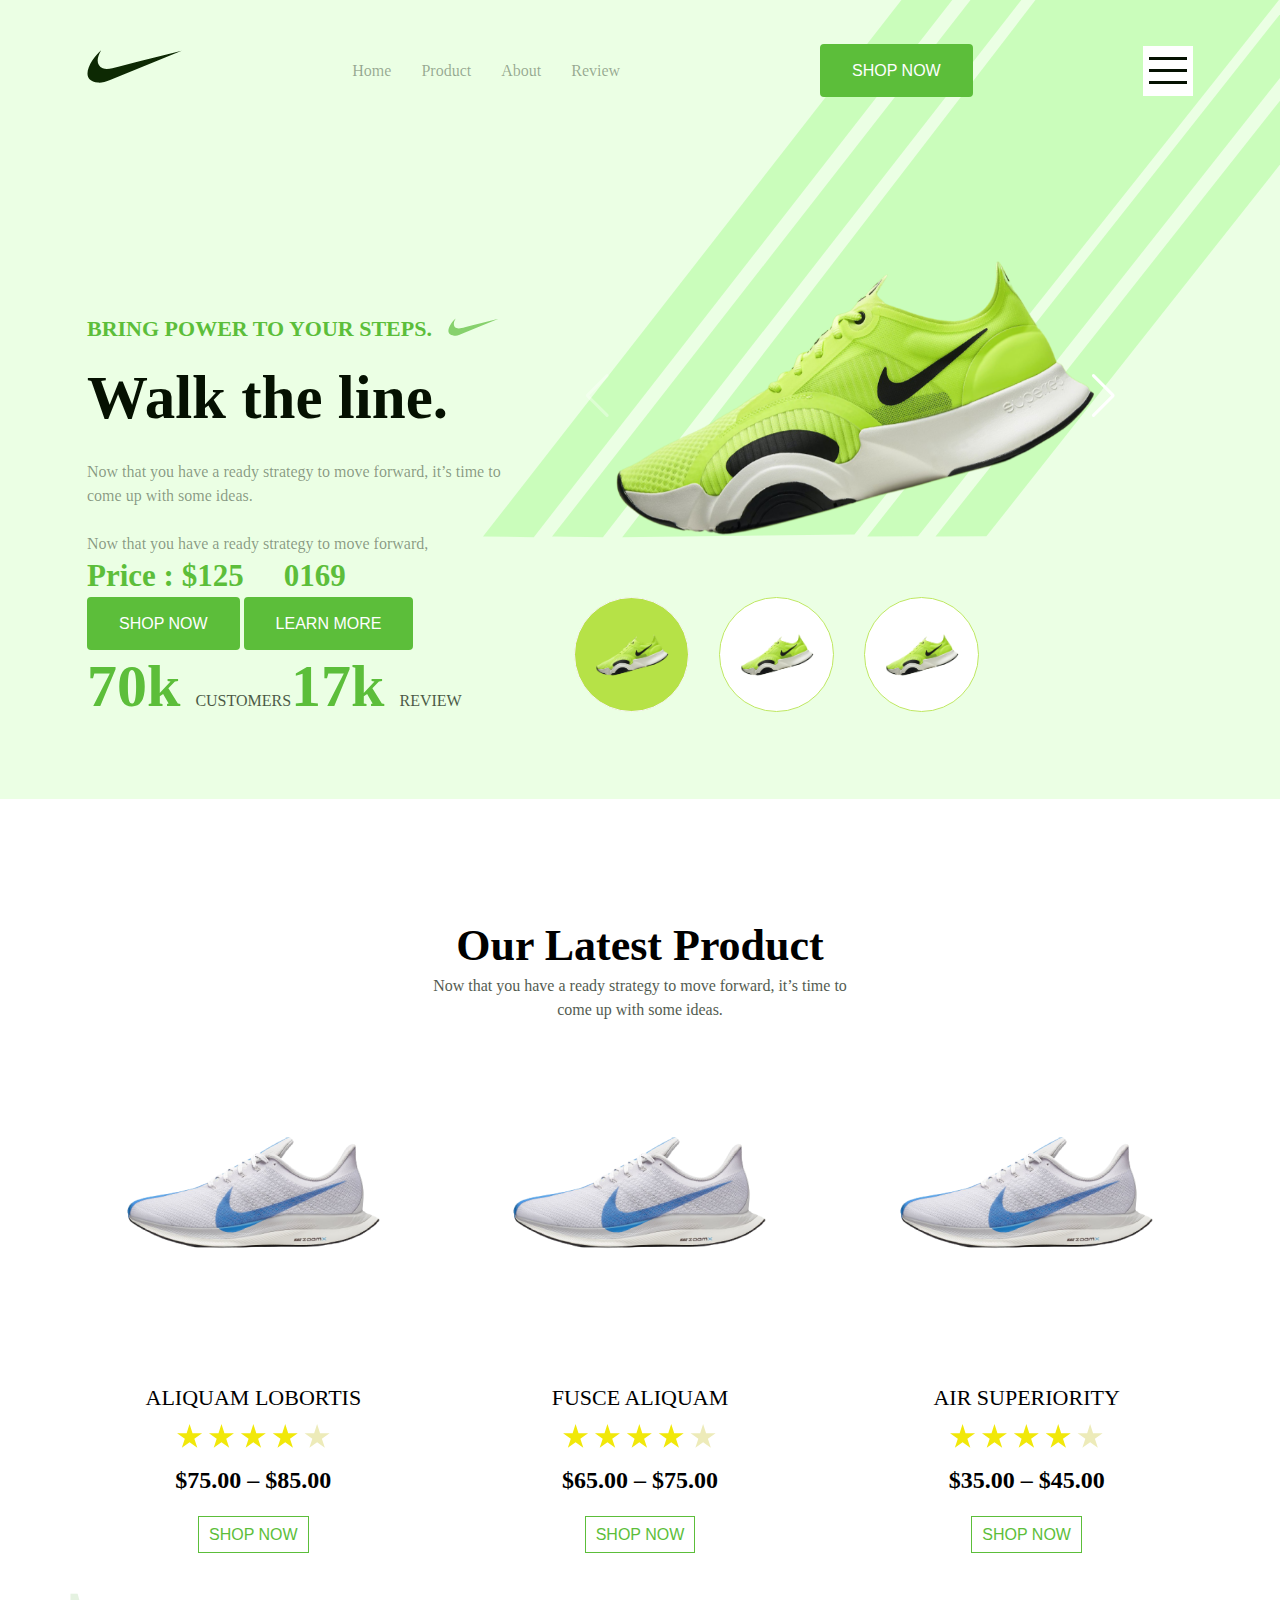
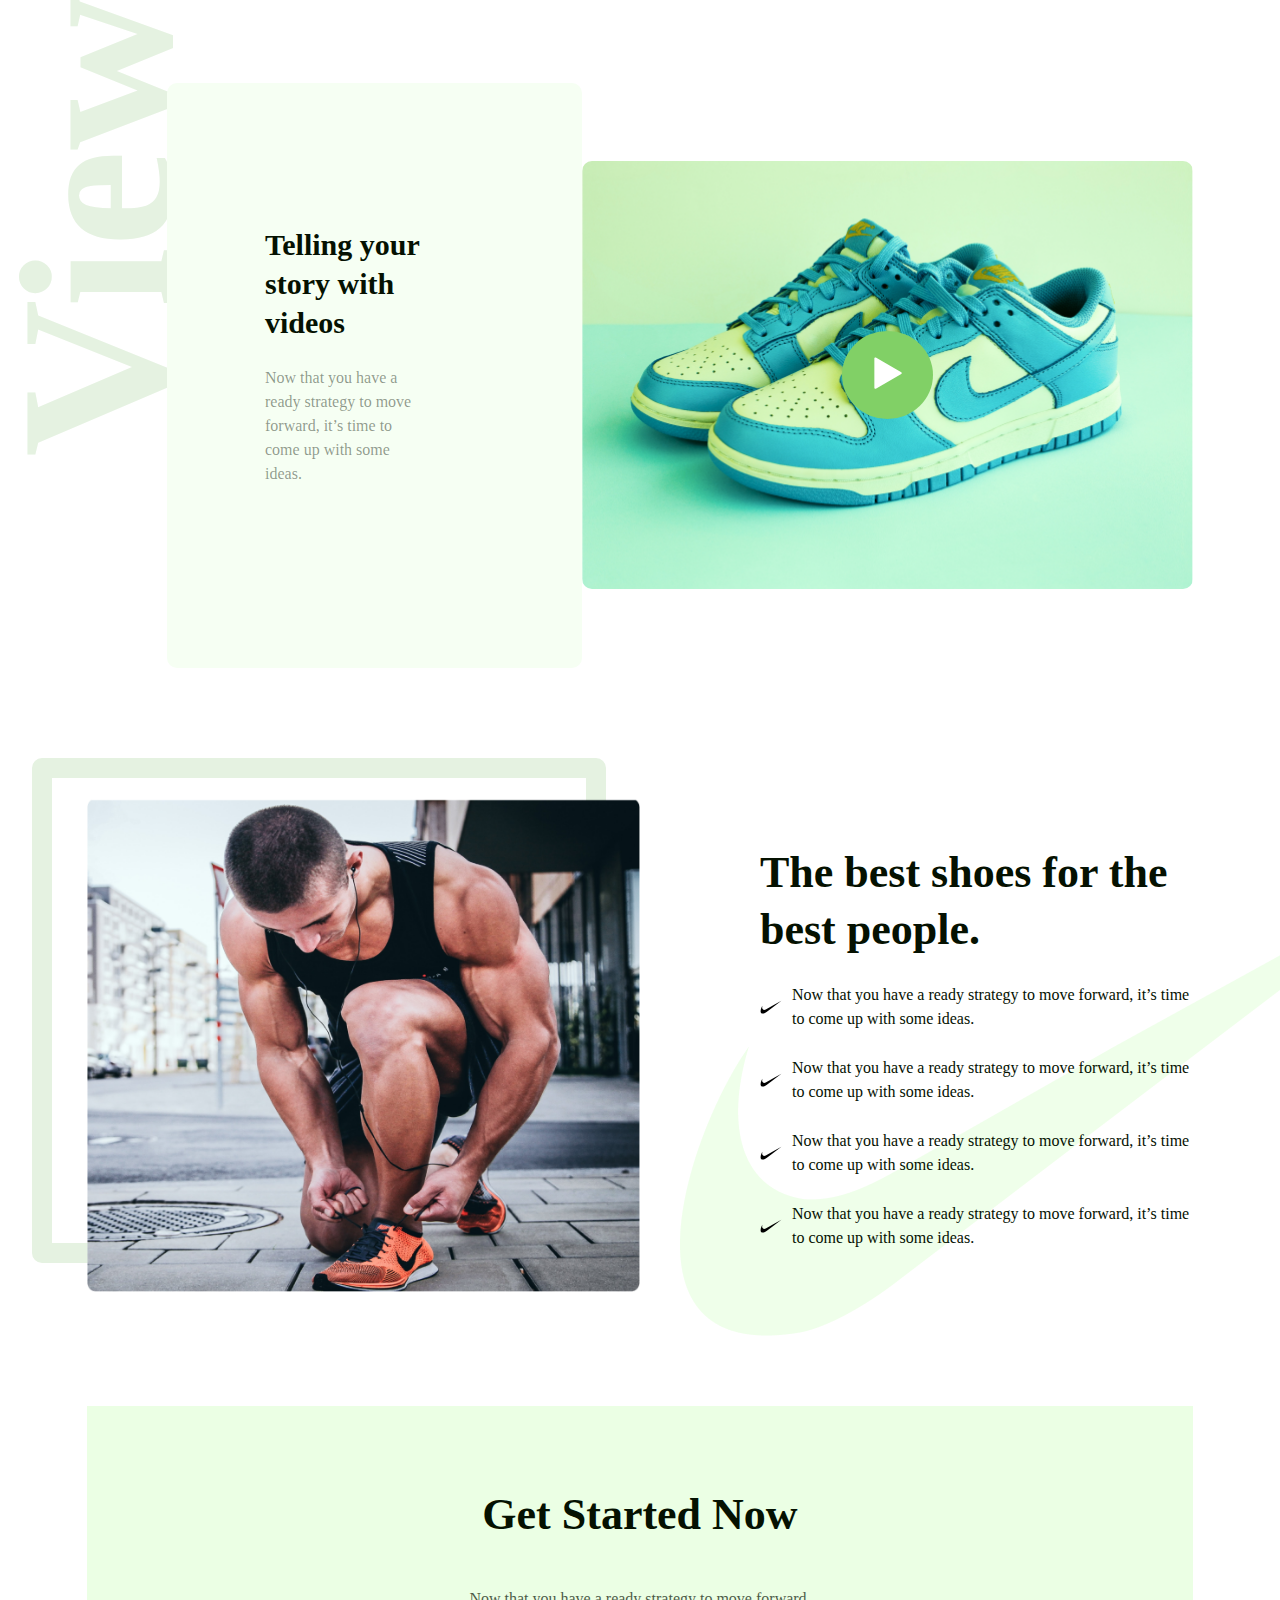
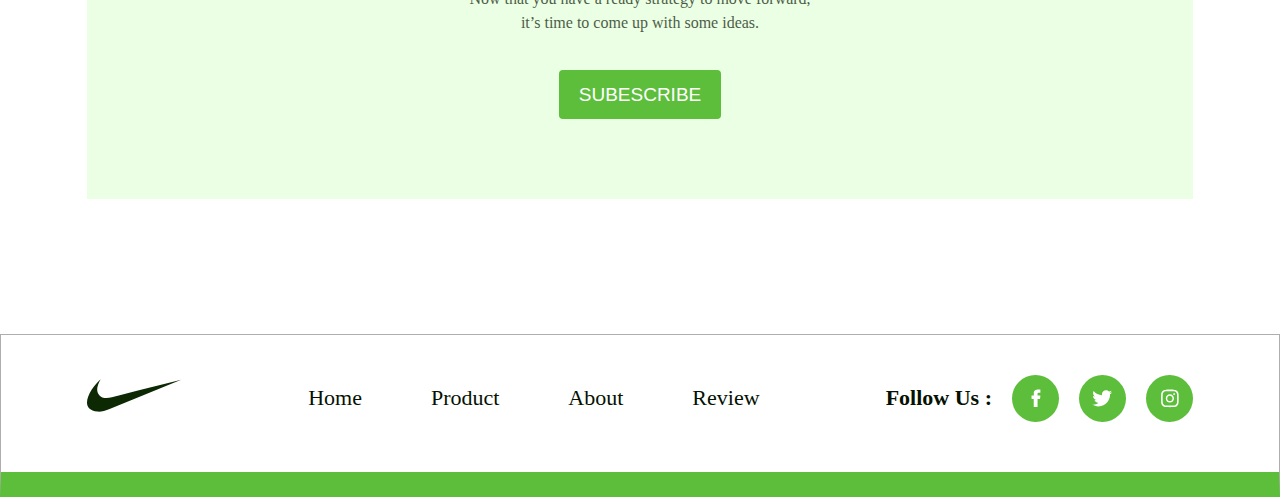
<file: index.html>
<!doctype html>
<html lang="en">
<head>
    <meta charset="UTF-8">
    <meta name="viewport"
          content="width=device-width, user-scalable=no, initial-scale=1.0, maximum-scale=1.0, minimum-scale=1.0">
    <meta http-equiv="X-UA-Compatible" content="ie=edge">
    <title>Store</title>
    <link
            rel="stylesheet"
            href="https://cdn.jsdelivr.net/npm/@fancyapps/ui/dist/fancybox.css"/>
    <link
            rel="stylesheet"
            href="https://cdn.jsdelivr.net/npm/swiper@9/swiper-bundle.min.css"
    />
    <link href="https://unpkg.com/aos@2.3.1/dist/aos.css" rel="stylesheet">


    <link rel="stylesheet" href="./src/styles/style.css">
</head>
<body>

<header class="header">
    <div class="container">
        <nav class="header__nav">
            <h1 class="header__logo">
                <img src="./src/images/logo.svg" alt="">
            </h1>
            <div class="header__list">
                <div class="header__menu">
                    <a href="#" class="header__link">Home</a>
                    <a href="./src/pages/product/index.html" class="header__link">Product</a>
                    <a href="#" class="header__link">About</a>
                    <a href="#" class="header__link">Review</a>
                </div>
                <button class="btn header__btn">Shop now</button>
            </div>

            <div class="burger">
                <span class="burger__line"></span>
            </div>
        </nav>
    </div>
</header>
<main>
    <section class="walk">
        <div class="container">
            <div class="walk__content">
                <div class="walk__info">
                    <p class="walk__info-subtitle">
                        Bring power to your steps.
                        <span>
                        <svg width="51" height="18" viewBox="0 0 51 18" fill="none" xmlns="http://www.w3.org/2000/svg">
<path d="M28.6036 6.15476L25.4862 6.97332L16.8365 9.23768C13.7818 9.99351 11.1097 11.0002 8.53487 10.119C5.03484 8.60729 5.09756 4.67446 7.70691 0.490723C3.09351 4.29811 -5.2081 16.473 6.01962 17.7024C7.44974 17.8905 9.99636 17.3887 12.7625 16.2252L25.4862 11.0034L50.5823 0.741621L28.6036 6.15476Z" fill="#87D16D"/>
</svg>

                    </span>
                    </p>
                    <h2 class="walk__info-title">
                        Walk the line.
                    </h2>
                    <p class="walk__info-desc">
                        Now that you have a ready strategy to move forward, it’s time to come up with some ideas.
                        <br>
                        <br>
                        Now that you have a <span> ready strategy</span> to move forward,
                    </p>
                    <h3 class="walk__info-price">
                        Price : $125   <span>0169</span>
                    </h3>
                    <div class="walk__info-btns">
                        <button class="btn">Shop now</button>
                        <button class="btn">Learn More</button>
                    </div>
                    <div class="walk__info-leads">
                        <h3 class="walk__info-sum">
                            70k
                            <span>CUSTOMERS</span>

                        </h3>
                        <h3 class="walk__info-sum">
                            17k
                            <span>REVIEW</span>

                        </h3>

                    </div>
                </div>
                <div class="walk__right">
                    <div style="--swiper-navigation-color: #fff; --swiper-pagination-color: #fff" class="swiper mySwiper2">
                        <div class="swiper-wrapper">
                            <div class="swiper-slide">
                                <img data-aos="fade-up" src="./src/images/nike-sk.png" />
                            </div>
                            <div class="swiper-slide">
                                <img src="./src/images/nike-sk.png" />
                            </div>
                            <div class="swiper-slide">
                                <img src="./src/images/nike-sk.png" />
                            </div>

                            <div class="swiper-button-next"></div>
                            <div class="swiper-button-prev"></div>
                        </div>
                        <div thumbsSlider="" class="swiper mySwiper">
                            <div class="swiper-wrapper">
                                <div class="swiper-slide">
                                    <img src="./src/images/nike-sk.png" />
                                </div>
                                <div class="swiper-slide">
                                    <img src="./src/images/nike-sk.png" />
                                </div>
                                <div class="swiper-slide">
                                    <img src="./src/images/nike-sk.png" />
                                </div>
                            </div>
                        </div>
                    </div>
                </div>
            </div>
         </div>
    </section>
    <section class="our">
        <div class="container">
            <h2 class="our__title">Our Latest Product</h2>
            <p class="our__desc">Now that you have a ready strategy to move forward, it’s time to <br> come up with some ideas.</p>
            <div class="our__row">
                <div class="our__card">
                    <img src="./src/images/nike.png" alt="">
                    <h3 class="our__card-title">
                        Aliquam lobortis
                    </h3>
                    <p class="our__card-rang">
                        <svg width="155" height="27" viewBox="0 0 155 27" fill="none" xmlns="http://www.w3.org/2000/svg">
                            <path d="M13.5771 0.046875L16.5296 9.13387L26.0843 9.13387L18.3544 14.7499L21.3069 23.8369L13.5771 18.2209L5.84723 23.8369L8.79977 14.7499L1.06992 9.13387L10.6245 9.13387L13.5771 0.046875Z" fill="#F1E809"/>
                            <path d="M45.4604 0.046875L48.4129 9.13387L57.9676 9.13387L50.2377 14.7499L53.1902 23.8369L45.4604 18.2209L37.7305 23.8369L40.6831 14.7499L32.9532 9.13387L42.5078 9.13387L45.4604 0.046875Z" fill="#F1E809"/>
                            <path d="M77.3437 0.046875L80.2962 9.13387L89.8509 9.13387L82.121 14.7499L85.0735 23.8369L77.3437 18.2209L69.6138 23.8369L72.5664 14.7499L64.8365 9.13387L74.3911 9.13387L77.3437 0.046875Z" fill="#F1E809"/>
                            <path d="M109.227 0.046875L112.18 9.13387L121.734 9.13387L114.004 14.7499L116.957 23.8369L109.227 18.2209L101.497 23.8369L104.45 14.7499L96.7198 9.13387L106.274 9.13387L109.227 0.046875Z" fill="#F1E809"/>
                            <path d="M141.11 0.046875L144.063 9.13387L153.617 9.13387L145.888 14.7499L148.84 23.8369L141.11 18.2209L133.38 23.8369L136.333 14.7499L128.603 9.13387L138.158 9.13387L141.11 0.046875Z" fill="#EDEBB9"/>
                        </svg>

                    </p>
                    <p class="our__card-price">$75.00 – $85.00</p>
                    <button class="our__card-btn">Shop now</button>
                </div>
                <div class="our__card">
                    <img src="./src/images/nike.png" alt="">
                    <h3 class="our__card-title">
                        FUSCE ALIQUAM
                    </h3>
                    <p class="our__card-rang">
                        <svg width="155" height="27" viewBox="0 0 155 27" fill="none" xmlns="http://www.w3.org/2000/svg">
                            <path d="M13.5771 0.046875L16.5296 9.13387L26.0843 9.13387L18.3544 14.7499L21.3069 23.8369L13.5771 18.2209L5.84723 23.8369L8.79977 14.7499L1.06992 9.13387L10.6245 9.13387L13.5771 0.046875Z" fill="#F1E809"/>
                            <path d="M45.4604 0.046875L48.4129 9.13387L57.9676 9.13387L50.2377 14.7499L53.1902 23.8369L45.4604 18.2209L37.7305 23.8369L40.6831 14.7499L32.9532 9.13387L42.5078 9.13387L45.4604 0.046875Z" fill="#F1E809"/>
                            <path d="M77.3437 0.046875L80.2962 9.13387L89.8509 9.13387L82.121 14.7499L85.0735 23.8369L77.3437 18.2209L69.6138 23.8369L72.5664 14.7499L64.8365 9.13387L74.3911 9.13387L77.3437 0.046875Z" fill="#F1E809"/>
                            <path d="M109.227 0.046875L112.18 9.13387L121.734 9.13387L114.004 14.7499L116.957 23.8369L109.227 18.2209L101.497 23.8369L104.45 14.7499L96.7198 9.13387L106.274 9.13387L109.227 0.046875Z" fill="#F1E809"/>
                            <path d="M141.11 0.046875L144.063 9.13387L153.617 9.13387L145.888 14.7499L148.84 23.8369L141.11 18.2209L133.38 23.8369L136.333 14.7499L128.603 9.13387L138.158 9.13387L141.11 0.046875Z" fill="#EDEBB9"/>
                        </svg>

                    </p>
                    <p class="our__card-price">$65.00 – $75.00</p>
                    <button class="our__card-btn">Shop now</button>
                </div>
                <div class="our__card">
                    <img src="./src/images/nike.png" alt="">
                    <h3 class="our__card-title">
                        AIR SUPERIORITY
                    </h3>
                    <p class="our__card-rang">
                        <svg width="155" height="27" viewBox="0 0 155 27" fill="none" xmlns="http://www.w3.org/2000/svg">
                            <path d="M13.5771 0.046875L16.5296 9.13387L26.0843 9.13387L18.3544 14.7499L21.3069 23.8369L13.5771 18.2209L5.84723 23.8369L8.79977 14.7499L1.06992 9.13387L10.6245 9.13387L13.5771 0.046875Z" fill="#F1E809"/>
                            <path d="M45.4604 0.046875L48.4129 9.13387L57.9676 9.13387L50.2377 14.7499L53.1902 23.8369L45.4604 18.2209L37.7305 23.8369L40.6831 14.7499L32.9532 9.13387L42.5078 9.13387L45.4604 0.046875Z" fill="#F1E809"/>
                            <path d="M77.3437 0.046875L80.2962 9.13387L89.8509 9.13387L82.121 14.7499L85.0735 23.8369L77.3437 18.2209L69.6138 23.8369L72.5664 14.7499L64.8365 9.13387L74.3911 9.13387L77.3437 0.046875Z" fill="#F1E809"/>
                            <path d="M109.227 0.046875L112.18 9.13387L121.734 9.13387L114.004 14.7499L116.957 23.8369L109.227 18.2209L101.497 23.8369L104.45 14.7499L96.7198 9.13387L106.274 9.13387L109.227 0.046875Z" fill="#F1E809"/>
                            <path d="M141.11 0.046875L144.063 9.13387L153.617 9.13387L145.888 14.7499L148.84 23.8369L141.11 18.2209L133.38 23.8369L136.333 14.7499L128.603 9.13387L138.158 9.13387L141.11 0.046875Z" fill="#EDEBB9"/>
                        </svg>

                    </p>
                    <p class="our__card-price">$35.00 – $45.00</p>
                    <button class="our__card-btn">Shop now</button>
                </div>
            </div>
        </div>
    </section>
    <section class="view">
        <div class="container">
            <div class="view__block">
                <h2 class="view__title">
                    View
                </h2>
                <div class="view__row">
                    <div class="view__card">
                        <h3 class="view__card-title">
                            Telling your story with videos
                        </h3>
                        <div class="view__card-desc">Now that you have a ready strategy to move forward, it’s time to come up with some ideas.</div>
                    </div>
                    <div class="view__card view__card_video">
                        <a href="" data-fancybox data-src="https://www.youtube.com/watch?v=PZIqV7wNyyU">
                            <div class="view__card-play">
                                <span>
                                    <svg width="29" height="32" viewBox="0 0 29 32" fill="none" xmlns="http://www.w3.org/2000/svg">
<path d="M27.7939 15.2502C28.4606 15.6351 28.4606 16.5973 27.7939 16.9822L2.35185 31.6712C1.68518 32.0561 0.851847 31.575 0.851847 30.8052L0.851848 1.42718C0.851848 0.65738 1.68518 0.176255 2.35185 0.561156L27.7939 15.2502Z" fill="white"/>
</svg>

                                </span>
                            </div>
                        </a>
                    </div>
                </div>
            </div>
        </div>
    </section>
    <section class="best">
        <div class="container">
            <div class="best__row">
                <div class="best__card">
                    <img class="best__card-img" src="./src/images/best-img.png" alt="">
                </div>

                <div class="best__card best__card-right">
                    <h2 class="best__card-title">The best shoes for the <br> best people.</h2>
                    <ul class="best__card-list">
                        <li class="best__card-item">
                            <svg width="32" height="20" viewBox="0 0 32 20" fill="none" xmlns="http://www.w3.org/2000/svg">
                                <path d="M17.9749 8.23615L16.1145 9.29783L10.9514 12.2392C9.12045 13.2499 7.57831 14.3557 5.77382 14.2329C3.267 13.8645 2.63079 11.3291 3.5862 8.19457C1.27957 11.4322 -1.95539 20.6757 5.46358 19.5336C6.414 19.4084 7.96246 18.6483 9.53803 17.4255L16.8077 11.8849L31.1528 0.98075L17.9749 8.23615Z" fill="black"/>
                            </svg>
                            Now that you have a ready strategy to move forward, it’s time to come up with some ideas.
                        </li>
                    </ul>
                    <ul class="best__card-list">
                        <li class="best__card-item">
                            <svg width="32" height="20" viewBox="0 0 32 20" fill="none" xmlns="http://www.w3.org/2000/svg">
                                <path d="M17.9749 8.23615L16.1145 9.29783L10.9514 12.2392C9.12045 13.2499 7.57831 14.3557 5.77382 14.2329C3.267 13.8645 2.63079 11.3291 3.5862 8.19457C1.27957 11.4322 -1.95539 20.6757 5.46358 19.5336C6.414 19.4084 7.96246 18.6483 9.53803 17.4255L16.8077 11.8849L31.1528 0.98075L17.9749 8.23615Z" fill="black"/>
                            </svg>
                            Now that you have a ready strategy to move forward, it’s time to come up with some ideas.
                        </li>
                    </ul>
                    <ul class="best__card-list">
                        <li class="best__card-item">
                            <svg width="32" height="20" viewBox="0 0 32 20" fill="none" xmlns="http://www.w3.org/2000/svg">
                                <path d="M17.9749 8.23615L16.1145 9.29783L10.9514 12.2392C9.12045 13.2499 7.57831 14.3557 5.77382 14.2329C3.267 13.8645 2.63079 11.3291 3.5862 8.19457C1.27957 11.4322 -1.95539 20.6757 5.46358 19.5336C6.414 19.4084 7.96246 18.6483 9.53803 17.4255L16.8077 11.8849L31.1528 0.98075L17.9749 8.23615Z" fill="black"/>
                            </svg>
                            Now that you have a ready strategy to move forward, it’s time to come up with some ideas.
                        </li>
                    </ul>
                    <ul class="best__card-list">
                        <li class="best__card-item">
                            <svg width="32" height="20" viewBox="0 0 32 20" fill="none" xmlns="http://www.w3.org/2000/svg">
                                <path d="M17.9749 8.23615L16.1145 9.29783L10.9514 12.2392C9.12045 13.2499 7.57831 14.3557 5.77382 14.2329C3.267 13.8645 2.63079 11.3291 3.5862 8.19457C1.27957 11.4322 -1.95539 20.6757 5.46358 19.5336C6.414 19.4084 7.96246 18.6483 9.53803 17.4255L16.8077 11.8849L31.1528 0.98075L17.9749 8.23615Z" fill="black"/>
                            </svg>
                            Now that you have a ready strategy to move forward, it’s time to come up with some ideas.
                        </li>
                    </ul>


                </div>
            </div>
        </div>
    </section>
    <section class="now">
        <div class="container">
            <div class="now__content">
                <h2 class="now__title">
                    Get Started Now
                </h2>
                <p class="now__desc">
                    Now that you have a ready strategy to move forward, <br> it’s time to come up with some ideas.
                </p>
                <button class="now__btn">SUBESCRIBE</button>
            </div>

        </div>
    </section>

</main>

<div class="overlay">
    <div class="popup">
        <span class="popup__close">X</span>
        <form class="popup__form">
            <label class="popup__form-label">
                <input type="text" placeholder="Name">
            </label>
            <label class="popup__form-label">
                <input type="email" placeholder="Email">
            </label>
            <label class="popup__form-label">
                <input type="number" placeholder="Phone">
            </label>
            <button class="popup__form-btn">Submit</button>
        </form>
    </div>
</div>

<footer class="footer">
    <div class="container">
        <div class="footer__nav">
            <h2 class="footer__logo">
                <svg width="95" height="33" viewBox="0 0 95 33" fill="none" xmlns="http://www.w3.org/2000/svg">
                    <path d="M52.9358 10.942L47.0844 12.4784L30.8488 16.7286C25.1151 18.1473 20.0996 20.037 15.2666 18.3828C8.69705 15.5454 8.81478 8.16344 13.7125 0.310547C5.05317 7.45703 -10.529 30.3093 10.5455 32.6169C13.2298 32.9701 18.0098 32.0282 23.2019 29.8442L47.0844 20.0428L94.1899 0.781484L52.9358 10.942Z" fill="#0D2903"/>
                </svg>
            </h2>
            <ul class="footer__menu">
                <li class="footer__item">
                    Home
                </li>
                <li class="footer__item">
                    Product
                </li>
                <li class="footer__item">
                    About
                </li>
                <li class="footer__item">
                    Review
                </li>
            </ul>
            <div class="footer__right">
                <p class="footer__icons">Follow Us :</p>
                <span class="footer__icon">
                      <svg width="10" height="19" viewBox="0 0 10 19" fill="none" xmlns="http://www.w3.org/2000/svg">
                    <path d="M0.809858 9.88221H2.7332V17.8003C2.7332 17.9566 2.85987 18.0833 3.01621 18.0833H6.2773C6.43363 18.0833 6.56031 17.9566 6.56031 17.8003V9.9195H8.77135C8.91512 9.9195 9.03607 9.81162 9.05249 9.66882L9.3883 6.75378C9.39752 6.67357 9.37211 6.59326 9.31845 6.53309C9.26474 6.47287 9.18788 6.4384 9.10722 6.4384H6.56042V4.61111C6.56042 4.06027 6.85701 3.78095 7.44203 3.78095C7.5254 3.78095 9.10722 3.78095 9.10722 3.78095C9.26355 3.78095 9.39022 3.65422 9.39022 3.49794V0.822206C9.39022 0.665876 9.26355 0.539204 9.10722 0.539204H6.81235C6.79616 0.538411 6.76022 0.537109 6.70724 0.537109C6.30906 0.537109 4.925 0.615275 3.83171 1.62107C2.62034 2.73565 2.78873 4.07017 2.82897 4.30156V6.43834H0.809858C0.653528 6.43834 0.526855 6.56501 0.526855 6.72135V9.59914C0.526855 9.75548 0.653528 9.88221 0.809858 9.88221Z" fill="white"/>
                </svg>
                </span>
                <span class="footer__icon">
                     <svg width="21" height="17" viewBox="0 0 21 17" fill="none" xmlns="http://www.w3.org/2000/svg">
                    <path d="M20.0716 2.23081C19.3345 2.55415 18.549 2.76847 17.7302 2.87253C18.5726 2.36956 19.2155 1.57917 19.5178 0.626498C18.7324 1.09478 17.8652 1.42556 16.941 1.61014C16.1952 0.816042 15.1323 0.324219 13.9727 0.324219C11.723 0.324219 9.91179 2.15028 9.91179 4.38888C9.91179 4.71098 9.93904 5.0207 10.0059 5.31554C6.6276 5.15078 3.63825 3.5316 1.63008 1.06505C1.27948 1.67333 1.07383 2.36956 1.07383 3.11906C1.07383 4.5264 1.79856 5.77392 2.87884 6.49617C2.22596 6.48378 1.58548 6.29423 1.04286 5.99567C1.04286 6.00806 1.04286 6.02416 1.04286 6.04027C1.04286 8.015 2.45144 9.65523 4.29856 10.0331C3.96779 10.1235 3.60728 10.1669 3.23315 10.1669C2.97299 10.1669 2.71035 10.152 2.46382 10.0975C2.99033 11.7068 4.48439 12.8899 6.2609 12.9283C4.87834 14.0098 3.12289 14.6614 1.2225 14.6614C0.889246 14.6614 0.569623 14.6466 0.25 14.6057C2.05005 15.7665 4.18335 16.4293 6.48389 16.4293C13.9616 16.4293 18.0498 10.235 18.0498 4.86584C18.0498 4.68621 18.0436 4.51277 18.0349 4.34057C18.8414 3.76822 19.5191 3.0534 20.0716 2.23081Z" fill="white"/>
                </svg>
                </span>
                <span class="footer__icon">
                     <svg width="18" height="19" viewBox="0 0 18 19" fill="none" xmlns="http://www.w3.org/2000/svg">
                    <path d="M17.6182 5.75306C17.577 4.81817 17.4258 4.17544 17.2092 3.61851C16.9858 3.02734 16.6421 2.49806 16.1917 2.05807C15.7518 1.61124 15.219 1.26403 14.6347 1.0441C14.0745 0.82753 13.4351 0.676347 12.5003 0.635127C11.5584 0.590417 11.2594 0.580078 8.87052 0.580078C6.48166 0.580078 6.18265 0.590417 5.24427 0.631636C4.30938 0.672856 3.66665 0.824173 3.10985 1.04061C2.51855 1.26403 1.98927 1.60775 1.54928 2.05807C1.10245 2.49806 0.755372 3.03083 0.535311 3.61515C0.318741 4.17544 0.167557 4.81468 0.126338 5.74957C0.0816275 6.69144 0.0712891 6.99045 0.0712891 9.37931C0.0712891 11.7682 0.0816275 12.0672 0.122847 13.0056C0.164067 13.9404 0.315384 14.5832 0.531954 15.1401C0.755372 15.7313 1.10245 16.2606 1.54928 16.7005C1.98927 17.1474 2.52204 17.4946 3.10636 17.7145C3.66665 17.9311 4.30589 18.0823 5.24092 18.1235C6.17916 18.1648 6.47831 18.175 8.86716 18.175C11.256 18.175 11.555 18.1648 12.4934 18.1235C13.4283 18.0823 14.071 17.9311 14.6278 17.7145C15.8103 17.2573 16.7452 16.3224 17.2024 15.1401C17.4188 14.5798 17.5701 13.9404 17.6113 13.0056C17.6526 12.0672 17.6629 11.7682 17.6629 9.37931C17.6629 6.99045 17.6594 6.69144 17.6182 5.75306ZM16.0337 12.9368C15.9959 13.7961 15.8515 14.2601 15.7312 14.5695C15.4356 15.336 14.8272 15.9444 14.0607 16.24C13.7513 16.3603 13.284 16.5046 12.428 16.5424C11.5 16.5837 11.2216 16.5939 8.87401 16.5939C6.52637 16.5939 6.24455 16.5837 5.31986 16.5424C4.46056 16.5046 3.99654 16.3603 3.68719 16.24C3.30575 16.099 2.95854 15.8756 2.67671 15.5834C2.38455 15.2981 2.16113 14.9544 2.02015 14.573C1.89985 14.2636 1.75552 13.7961 1.71779 12.9403C1.67643 12.0123 1.66623 11.7338 1.66623 9.38615C1.66623 7.03852 1.67643 6.7567 1.71779 5.83214C1.75552 4.97284 1.89985 4.50882 2.02015 4.19947C2.16113 3.81789 2.38455 3.47082 2.6802 3.18886C2.96538 2.8967 3.3091 2.67328 3.69069 2.53243C4.00003 2.41213 4.46755 2.2678 5.32335 2.22993C6.2514 2.18871 6.52987 2.17838 8.87736 2.17838C11.2285 2.17838 11.5068 2.18871 12.4315 2.22993C13.2908 2.2678 13.7548 2.41213 14.0642 2.53243C14.4456 2.67328 14.7928 2.8967 15.0747 3.18886C15.3668 3.47417 15.5902 3.81789 15.7312 4.19947C15.8515 4.50882 15.9959 4.9762 16.0337 5.83214C16.0749 6.76019 16.0853 7.03852 16.0853 9.38615C16.0853 11.7338 16.0749 12.0088 16.0337 12.9368Z" fill="white"/>
                    <path d="M8.87032 5.26953C6.60261 5.26953 4.7627 7.10932 4.7627 9.37715C4.7627 11.645 6.60261 13.4848 8.87032 13.4848C11.1382 13.4848 12.9779 11.645 12.9779 9.37715C12.9779 7.10932 11.1382 5.26953 8.87032 5.26953ZM8.87032 12.0417C7.39914 12.0417 6.20581 10.8485 6.20581 9.37715C6.20581 7.90586 7.39914 6.71264 8.87032 6.71264C10.3416 6.71264 11.5348 7.90586 11.5348 9.37715C11.5348 10.8485 10.3416 12.0417 8.87032 12.0417Z" fill="white"/>
                    <path d="M14.0992 5.10738C14.0992 5.63694 13.6698 6.06632 13.1401 6.06632C12.6105 6.06632 12.1812 5.63694 12.1812 5.10738C12.1812 4.5777 12.6105 4.14844 13.1401 4.14844C13.6698 4.14844 14.0992 4.5777 14.0992 5.10738Z" fill="white"/>
                </svg>
                </span>



            </div>
        </div>
    </div>
</footer>


<script src="https://cdn.jsdelivr.net/npm/@fancyapps/ui@4.0/dist/fancybox.umd.js"></script>
<script src="https://cdn.jsdelivr.net/npm/swiper@9/swiper-bundle.min.js"></script>
<script src="https://unpkg.com/aos@2.3.1/dist/aos.js"></script>
<script>
    var swiper = new Swiper(".mySwiper", {
        spaceBetween: 30,
        slidesPerView: 3,
        freeMode: true,
        watchSlidesProgress: true,
    });
    var swiper2 = new Swiper(".mySwiper2", {
        spaceBetween: 10,
        navigation: {
            nextEl: ".swiper-button-next",
            prevEl: ".swiper-button-prev",
        },
        thumbs: {
            swiper: swiper,
        },
    });
</script>
<script src="./src/js/main.js"></script>
</body>
</html>
</file>
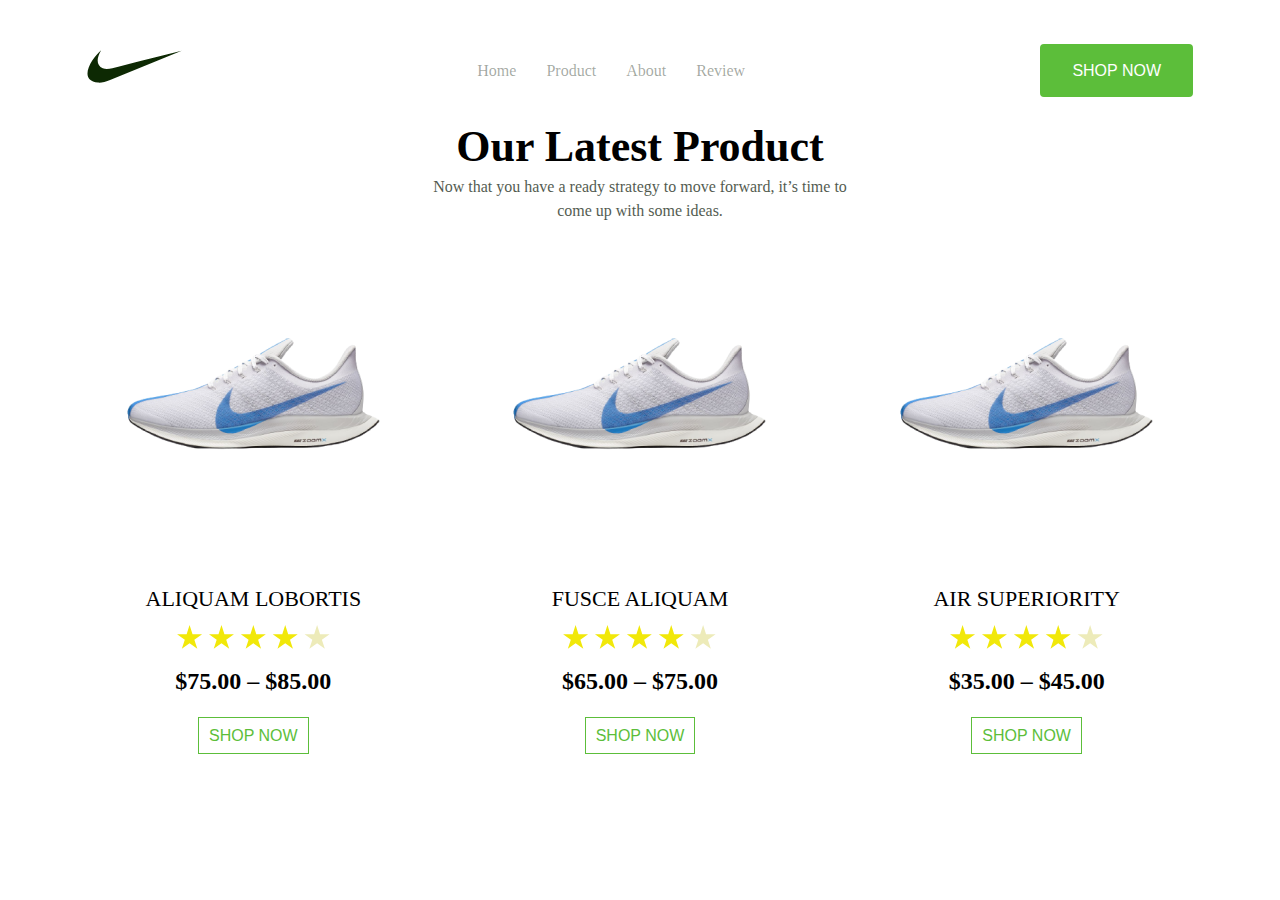
<file: src/pages/product/index.html>
<!doctype html>
<html lang="en">
<head>
    <meta charset="UTF-8">
    <meta name="viewport"
          content="width=device-width, user-scalable=no, initial-scale=1.0, maximum-scale=1.0, minimum-scale=1.0">
    <meta http-equiv="X-UA-Compatible" content="ie=edge">
    <title>Document</title>
    <link href="https://unpkg.com/aos@2.3.1/dist/aos.css" rel="stylesheet">
    <link rel="stylesheet" href="../../styles/style.css">
</head>
<body>
<header class="header">
    <div class="container">
        <nav class="header__nav">
            <h1 class="header__logo">
                <img src="../../images/logo.svg" alt="store">
            </h1>
            <div class="header__menu">
                <a href="../../../index.html" class="header__link">Home</a>
                <a href="#" class="header__link">Product</a>
                <a href="#" class="header__link">About</a>
                <a href="#" class="header__link">Review</a>
            </div>
            <button class="btn header__btn">Shop now</button>
        </nav>
    </div>
</header>
<main>
    <section class="our">
        <div class="container">
            <h2 class="our__title">Our Latest Product</h2>
            <p class="our__desc">Now that you have a ready strategy to move forward, it’s time to <br> come up with some ideas.</p>
            <div class="our__row">
                <div class="our__card">
                    <img src="../../images/nike.png" alt="">
                    <h3 class="our__card-title">
                        Aliquam lobortis
                    </h3>
                    <p class="our__card-rang">
                        <svg width="155" height="27" viewBox="0 0 155 27" fill="none" xmlns="http://www.w3.org/2000/svg">
                            <path d="M13.5771 0.046875L16.5296 9.13387L26.0843 9.13387L18.3544 14.7499L21.3069 23.8369L13.5771 18.2209L5.84723 23.8369L8.79977 14.7499L1.06992 9.13387L10.6245 9.13387L13.5771 0.046875Z" fill="#F1E809"/>
                            <path d="M45.4604 0.046875L48.4129 9.13387L57.9676 9.13387L50.2377 14.7499L53.1902 23.8369L45.4604 18.2209L37.7305 23.8369L40.6831 14.7499L32.9532 9.13387L42.5078 9.13387L45.4604 0.046875Z" fill="#F1E809"/>
                            <path d="M77.3437 0.046875L80.2962 9.13387L89.8509 9.13387L82.121 14.7499L85.0735 23.8369L77.3437 18.2209L69.6138 23.8369L72.5664 14.7499L64.8365 9.13387L74.3911 9.13387L77.3437 0.046875Z" fill="#F1E809"/>
                            <path d="M109.227 0.046875L112.18 9.13387L121.734 9.13387L114.004 14.7499L116.957 23.8369L109.227 18.2209L101.497 23.8369L104.45 14.7499L96.7198 9.13387L106.274 9.13387L109.227 0.046875Z" fill="#F1E809"/>
                            <path d="M141.11 0.046875L144.063 9.13387L153.617 9.13387L145.888 14.7499L148.84 23.8369L141.11 18.2209L133.38 23.8369L136.333 14.7499L128.603 9.13387L138.158 9.13387L141.11 0.046875Z" fill="#EDEBB9"/>
                        </svg>
                    </p>
                    <p class="our__card-price">$75.00 – $85.00</p>
                    <button class="our__card-btn">Shop now</button>
                </div>
                <div class="our__card">
                    <img src="../../images/nike.png" alt="">
                    <h3 class="our__card-title">
                        FUSCE ALIQUAM
                    </h3>
                    <p class="our__card-rang">
                        <svg width="155" height="27" viewBox="0 0 155 27" fill="none" xmlns="http://www.w3.org/2000/svg">
                            <path d="M13.5771 0.046875L16.5296 9.13387L26.0843 9.13387L18.3544 14.7499L21.3069 23.8369L13.5771 18.2209L5.84723 23.8369L8.79977 14.7499L1.06992 9.13387L10.6245 9.13387L13.5771 0.046875Z" fill="#F1E809"/>
                            <path d="M45.4604 0.046875L48.4129 9.13387L57.9676 9.13387L50.2377 14.7499L53.1902 23.8369L45.4604 18.2209L37.7305 23.8369L40.6831 14.7499L32.9532 9.13387L42.5078 9.13387L45.4604 0.046875Z" fill="#F1E809"/>
                            <path d="M77.3437 0.046875L80.2962 9.13387L89.8509 9.13387L82.121 14.7499L85.0735 23.8369L77.3437 18.2209L69.6138 23.8369L72.5664 14.7499L64.8365 9.13387L74.3911 9.13387L77.3437 0.046875Z" fill="#F1E809"/>
                            <path d="M109.227 0.046875L112.18 9.13387L121.734 9.13387L114.004 14.7499L116.957 23.8369L109.227 18.2209L101.497 23.8369L104.45 14.7499L96.7198 9.13387L106.274 9.13387L109.227 0.046875Z" fill="#F1E809"/>
                            <path d="M141.11 0.046875L144.063 9.13387L153.617 9.13387L145.888 14.7499L148.84 23.8369L141.11 18.2209L133.38 23.8369L136.333 14.7499L128.603 9.13387L138.158 9.13387L141.11 0.046875Z" fill="#EDEBB9"/>
                        </svg>

                    </p>
                    <p class="our__card-price">$65.00 – $75.00</p>
                    <button class="our__card-btn">Shop now</button>
                </div>
                <div class="our__card">
                    <img src="../../images/nike.png" alt="">
                    <h3 class="our__card-title">
                        AIR SUPERIORITY
                    </h3>
                    <p class="our__card-rang">
                        <svg width="155" height="27" viewBox="0 0 155 27" fill="none" xmlns="http://www.w3.org/2000/svg">
                            <path d="M13.5771 0.046875L16.5296 9.13387L26.0843 9.13387L18.3544 14.7499L21.3069 23.8369L13.5771 18.2209L5.84723 23.8369L8.79977 14.7499L1.06992 9.13387L10.6245 9.13387L13.5771 0.046875Z" fill="#F1E809"/>
                            <path d="M45.4604 0.046875L48.4129 9.13387L57.9676 9.13387L50.2377 14.7499L53.1902 23.8369L45.4604 18.2209L37.7305 23.8369L40.6831 14.7499L32.9532 9.13387L42.5078 9.13387L45.4604 0.046875Z" fill="#F1E809"/>
                            <path d="M77.3437 0.046875L80.2962 9.13387L89.8509 9.13387L82.121 14.7499L85.0735 23.8369L77.3437 18.2209L69.6138 23.8369L72.5664 14.7499L64.8365 9.13387L74.3911 9.13387L77.3437 0.046875Z" fill="#F1E809"/>
                            <path d="M109.227 0.046875L112.18 9.13387L121.734 9.13387L114.004 14.7499L116.957 23.8369L109.227 18.2209L101.497 23.8369L104.45 14.7499L96.7198 9.13387L106.274 9.13387L109.227 0.046875Z" fill="#F1E809"/>
                            <path d="M141.11 0.046875L144.063 9.13387L153.617 9.13387L145.888 14.7499L148.84 23.8369L141.11 18.2209L133.38 23.8369L136.333 14.7499L128.603 9.13387L138.158 9.13387L141.11 0.046875Z" fill="#EDEBB9"/>
                        </svg>

                    </p>
                    <p class="our__card-price">$35.00 – $45.00</p>
                    <button class="our__card-btn">Shop now</button>
                </div>
            </div>
        </div>
    </section>

</main>
<div class="overlay">
    <div class="popup">
        <span class="popup__close">X</span>
        <form class="popup__form">
            <label class="popup__form-label">
                <input type="text" placeholder="Name">
            </label>
            <label class="popup__form-label">
                <input type="email" placeholder="Email">
            </label>
            <label class="popup__form-label">
                <input type="number" placeholder="Phone">
            </label>
            <button class="popup__form-btn">Submit</button>
        </form>
    </div>
</div>

<script src="../../js/main.js"></script>
</body>
</html>
</file>
<file: src/styles/style.css>
* {
  margin: 0;
  padding: 0;
  -webkit-box-sizing: border-box;
          box-sizing: border-box;
  list-style-type: none;
  text-decoration: none;
  font-style: normal;
  -webkit-transition: 0.5s all;
  transition: 0.5s all;
}

.container {
  max-width: 1146px;
  width: 100%;
  margin: 0 auto;
  padding: 0 20px;
}

.btn {
  padding: 15px 30px;
  background: #5CBE3A;
  border-radius: 4px;
  border: 2px solid #5CBE3A;
  font-weight: 500;
  font-size: 16px;
  line-height: 19px;
  color: #FFF;
  text-transform: uppercase;
  cursor: pointer;
}
.btn:hover {
  background: transparent;
  border: 2px solid rgba(92, 190, 58, 0.3);
  color: #5CBE3A;
}

.overlay {
  position: fixed;
  top: 0;
  left: 0;
  width: 100%;
  height: 100%;
  background: rgba(5, 17, 1, 0.5019607843);
  display: none;
  -webkit-box-pack: center;
      -ms-flex-pack: center;
          justify-content: center;
  -webkit-box-align: center;
      -ms-flex-align: center;
          align-items: center;
  z-index: 99;
}

.popup {
  background: white;
  border: 1px solid #5CBE3A;
  width: 450px;
  border-radius: 10px;
  padding: 30px;
  position: relative;
}
.popup__close {
  position: absolute;
  top: 10px;
  right: 15px;
  cursor: pointer;
}
.popup__form {
  display: -webkit-box;
  display: -ms-flexbox;
  display: flex;
  -webkit-box-orient: vertical;
  -webkit-box-direction: normal;
      -ms-flex-direction: column;
          flex-direction: column;
  row-gap: 15px;
}
.popup__form-label {
  width: 100%;
}
.popup__form-label input {
  width: 100%;
  height: 40px;
  padding-left: 15px;
  border: 1px solid #5CBE3A;
  border-radius: 10px;
  outline: none;
}
.popup__form-btn {
  padding: 10px 40px;
  background: #5CBE3A;
  color: #fff;
  cursor: pointer;
  border-radius: 10px;
  border: none;
}

.header {
  position: absolute;
  width: 100%;
  top: 44px;
  left: 0;
  z-index: 3;
}
.header__nav {
  display: -webkit-box;
  display: -ms-flexbox;
  display: flex;
  -webkit-box-pack: justify;
      -ms-flex-pack: justify;
          justify-content: space-between;
  -webkit-box-align: center;
      -ms-flex-align: center;
          align-items: center;
}
.header__menu {
  display: -webkit-box;
  display: -ms-flexbox;
  display: flex;
  -webkit-column-gap: 30px;
     -moz-column-gap: 30px;
          column-gap: 30px;
  -webkit-box-align: center;
      -ms-flex-align: center;
          align-items: center;
}
.header__link {
  font-weight: 500;
  font-size: 16px;
  line-height: 0;
  color: rgba(5, 17, 1, 0.3764705882);
}
.header__link:hover {
  color: #051101;
}
.header__list {
  display: -webkit-box;
  display: -ms-flexbox;
  display: flex;
  -webkit-column-gap: 200px;
     -moz-column-gap: 200px;
          column-gap: 200px;
}
.header .burger {
  width: 50px;
  height: 50px;
  background: white;
  display: -webkit-box;
  display: -ms-flexbox;
  display: flex;
  -webkit-box-pack: center;
      -ms-flex-pack: center;
          justify-content: center;
  -webkit-box-align: center;
      -ms-flex-align: center;
          align-items: center;
  padding: 6px;
}
.header .burger__line {
  position: relative;
  width: 100%;
  height: 3px;
  background: #051101;
}
.header .burger__line::before {
  content: "";
  top: -12px;
  left: 0;
  position: absolute;
  width: 100%;
  height: 3px;
  background: #051101;
}
.header .burger__line::after {
  content: "";
  bottom: -12px;
  right: 0;
  position: absolute;
  width: 100%;
  height: 3px;
  background: #051101;
}

@media (max-width: 992px) {
  .burger {
    display: -webkit-box !important;
    display: -ms-flexbox !important;
    display: flex !important;
  }
  .header__list {
    -webkit-box-orient: vertical;
    -webkit-box-direction: normal;
        -ms-flex-direction: column;
            flex-direction: column;
    row-gap: 30px;
    position: absolute;
    padding: 30px;
    left: 0;
    top: -44px;
    width: 100%;
    background: #BEE761;
  }
  .header__menu {
    -webkit-box-pack: center;
        -ms-flex-pack: center;
            justify-content: center;
  }
  .header__btn {
    width: 300px;
    margin: 0 auto;
  }
}
@media (max-width: 676px) {
  .header__nav {
    -webkit-box-orient: vertical;
    -webkit-box-direction: normal;
        -ms-flex-direction: column;
            flex-direction: column;
    row-gap: 30px;
  }
}
.walk {
  padding: 205px 0 77px;
  background: #EBFFE4;
  position: relative;
}
.walk::after {
  content: url("../images/walk-el.svg");
  position: absolute;
  top: 0;
  right: 0;
}
.walk__content {
  display: -webkit-box;
  display: -ms-flexbox;
  display: flex;
  -webkit-box-align: end;
      -ms-flex-align: end;
          align-items: flex-end;
  -webkit-column-gap: 45px;
     -moz-column-gap: 45px;
          column-gap: 45px;
}
.walk__info {
  width: 40%;
}
.walk__info-subtitle {
  font-weight: 600;
  font-size: 22px;
  line-height: 140%;
  color: #5CBE3A;
  text-transform: uppercase;
  display: -webkit-box;
  display: -ms-flexbox;
  display: flex;
  -webkit-column-gap: 16px;
     -moz-column-gap: 16px;
          column-gap: 16px;
}
.walk__info-title {
  font-weight: 600;
  font-size: 61px;
  line-height: 120%;
  color: #051101;
  margin: 16px 0 26px;
}
.walk__info-desc {
  font-weight: 400;
  font-size: 16px;
  line-height: 150%;
  color: rgba(5, 17, 1, 0.4392156863);
}
.walk__info-price {
  font-weight: 700;
  font-size: 31px;
  line-height: 130%;
  color: #5CBE3A;
  display: -webkit-box;
  display: -ms-flexbox;
  display: flex;
  -webkit-column-gap: 40px;
     -moz-column-gap: 40px;
          column-gap: 40px;
}
.walk__info-leads {
  display: -webkit-box;
  display: -ms-flexbox;
  display: flex;
  -webkit-box-align: center;
      -ms-flex-align: center;
          align-items: center;
}
.walk__info-sum {
  font-weight: 700;
  font-size: 60px;
  line-height: 120%;
  color: #5CBE3A;
}
.walk__info-sum span {
  font-weight: 500;
  font-size: 16px;
  line-height: 150%;
  color: #051101;
  opacity: 0.7;
}
.walk__right {
  width: 50%;
}
.walk__right .swiper {
  width: 100%;
  height: 300px;
  margin-left: auto;
  margin-right: auto;
}
.walk__right .swiper-slide {
  background-size: cover;
  background-position: center;
}
.walk__right .mySwiper2 {
  height: 80%;
  width: 100%;
}
.walk__right .mySwiper {
  height: 20%;
  -webkit-box-sizing: border-box;
          box-sizing: border-box;
  padding: 10px 0;
}
.walk__right .mySwiper .swiper-slide {
  width: 115px !important;
  height: 115px !important;
  border-radius: 50%;
  background: #fff;
  border: 1px solid #BEE761;
  padding: 15px;
}
.walk__right .mySwiper .swiper-slide img {
  width: 100%;
  height: 100%;
  -o-object-fit: contain;
     object-fit: contain;
}
.walk__right .mySwiper .swiper-slide-thumb-active {
  opacity: 1;
  background: #B6E247;
  border: 1px solid #F5F5F5;
}
.walk__right .swiper-slide img {
  display: block;
  width: 100%;
  height: 100%;
  -o-object-fit: cover;
     object-fit: cover;
}

@media (max-width: 1024px) {
  .walk__info {
    position: relative;
    z-index: 4;
  }
}
.our {
  padding: 118px 0 130px;
}
.our__title {
  font-weight: 700;
  font-size: 44px;
  line-height: 130%;
  color: #000000;
  text-align: center;
}
.our__desc {
  font-weight: 400;
  font-size: 16px;
  line-height: 150%;
  color: #051101;
  text-align: center;
  opacity: 0.7;
}
.our__row {
  display: -webkit-box;
  display: -ms-flexbox;
  display: flex;
  -webkit-box-align: center;
      -ms-flex-align: center;
          align-items: center;
  margin-top: 99px;
  -ms-flex-wrap: wrap;
      flex-wrap: wrap;
  -webkit-column-gap: 54px;
     -moz-column-gap: 54px;
          column-gap: 54px;
}
.our__card {
  width: calc(33.33333% - 36px);
  text-align: center;
}
.our__card-title {
  font-weight: 500;
  font-size: 22px;
  line-height: 140%;
  color: black;
  text-transform: uppercase;
  margin: 96px 0 10px;
}
.our__card-price {
  font-weight: 700;
  font-size: 24px;
  line-height: 130%;
  color: black;
  margin: 10px 0 20px;
}
.our__card-btn {
  font-weight: 500;
  font-size: 16px;
  line-height: 19px;
  color: #5CBE3A;
  text-transform: uppercase;
  padding: 8px 10px;
  border: 1px solid #5CBE3A;
  background: transparent;
}

.view {
  padding-bottom: 130px;
}
.view__block {
  position: relative;
}
.view__title {
  font-weight: 700;
  font-size: 218.216px;
  line-height: 130%;
  color: #E5F2E1;
  position: absolute;
  top: 0;
  left: -20%;
  -webkit-transform: rotate(-90deg);
          transform: rotate(-90deg);
  z-index: -1;
}
.view__row {
  display: -webkit-box;
  display: -ms-flexbox;
  display: flex;
  -webkit-box-align: center;
      -ms-flex-align: center;
          align-items: center;
  padding-left: 80px;
}
.view__card {
  padding: 142px 158px 182px 98px;
  background: #F6FFF3;
  border-radius: 10px;
}
.view__card_video {
  padding: 170px 260px !important;
  background: url("../images/view.png") center/cover no-repeat;
}
.view__card-title {
  font-weight: 700;
  font-size: 30px;
  line-height: 130%;
  color: #051101;
  margin-bottom: 24px;
}
.view__card-desc {
  font-weight: 400;
  font-size: 16px;
  line-height: 150%;
  color: rgba(5, 17, 1, 0.4392156863);
}
.view__card-play {
  width: 91px;
  height: 88px;
  border-radius: 50%;
  background: #81D066;
  position: relative;
}
.view__card-play span {
  position: absolute;
  top: 50%;
  left: 50%;
  -webkit-transform: translate(-50%, -50%);
          transform: translate(-50%, -50%);
}

@media (max-width: 1024px) {
  .view__title {
    position: static;
    -webkit-transform: rotate(0deg);
            transform: rotate(0deg);
  }
  .view__card {
    padding: 100px 50px;
  }
  .view__card_video {
    position: static;
    left: 0;
  }
}
.best {
  padding-bottom: 110px;
  position: relative;
}
.best:before {
  content: url("../images/before-best.png");
  position: absolute;
  right: -13%;
  top: 50%;
  -webkit-transform: translateY(-50%);
          transform: translateY(-50%);
  z-index: -1;
}
.best__row {
  display: -webkit-box;
  display: -ms-flexbox;
  display: flex;
  -webkit-box-align: center;
      -ms-flex-align: center;
          align-items: center;
  position: relative;
}
.best__row::after {
  content: "";
  position: absolute;
  width: 534px;
  height: 465px;
  border: 20px solid #E5F2E1;
  top: -40px;
  left: -5%;
  border-radius: 10px;
  z-index: -1;
}
.best__card {
  width: 50%;
}
.best__card-img {
  width: 100%;
}
.best__card-right {
  padding-left: 120px;
}
.best__card-title {
  font-weight: 700;
  font-size: 44px;
  line-height: 130%;
  color: #051101;
}
.best__card-list {
  display: -webkit-box;
  display: -ms-flexbox;
  display: flex;
  -webkit-box-orient: vertical;
  -webkit-box-direction: normal;
      -ms-flex-direction: column;
          flex-direction: column;
  row-gap: 25px;
  margin-top: 25px;
}
.best__card-item {
  font-weight: 400;
  font-size: 16px;
  line-height: 150%;
  color: #051101;
  opacity: 1;
  display: -webkit-box;
  display: -ms-flexbox;
  display: flex;
  -webkit-box-align: center;
      -ms-flex-align: center;
          align-items: center;
  -webkit-column-gap: 10px;
     -moz-column-gap: 10px;
          column-gap: 10px;
}
@media (max-width: 1024px) {
  .best::before {
    display: none;
  }
}
.now {
  padding: 0 0 135px 0;
}
.now__content {
  padding: 80px 0;
  text-align: center;
  background: #EBFFE4;
}
.now__title {
  font-weight: 700;
  font-size: 44px;
  line-height: 130%;
  color: #051101;
}
.now__desc {
  font-weight: 400;
  font-size: 16px;
  line-height: 150%;
  color: #051101;
  margin: 44px 0 35px;
  opacity: 0.7;
}
.now__btn {
  font-weight: 500;
  font-size: 19px;
  line-height: 19px;
  color: white;
  padding: 15px 20px;
  background: #5CBE3A;
  border-radius: 4px;
  border: none;
}

.footer {
  border: 1px solid rgba(0, 0, 0, 0.3137254902);
  border-bottom: 25px solid #5CBE3A;
}
.footer__nav {
  padding: 40px 0 50px;
  display: -webkit-box;
  display: -ms-flexbox;
  display: flex;
  -webkit-box-pack: justify;
      -ms-flex-pack: justify;
          justify-content: space-between;
  -webkit-box-align: center;
      -ms-flex-align: center;
          align-items: center;
}
.footer__menu {
  display: -webkit-box;
  display: -ms-flexbox;
  display: flex;
  -webkit-box-align: center;
      -ms-flex-align: center;
          align-items: center;
  -webkit-column-gap: 69px;
     -moz-column-gap: 69px;
          column-gap: 69px;
}
.footer__right {
  display: -webkit-box;
  display: -ms-flexbox;
  display: flex;
  -webkit-box-align: center;
      -ms-flex-align: center;
          align-items: center;
  -webkit-column-gap: 20px;
     -moz-column-gap: 20px;
          column-gap: 20px;
}
.footer__item {
  font-weight: 500;
  font-size: 22px;
  line-height: 140%;
  color: #051101;
}
.footer__icons {
  font-weight: 700;
  font-size: 22px;
  line-height: 130%;
  color: #051101;
}
.footer__icon {
  width: 47px;
  height: 47px;
  border-radius: 50%;
  background: #5CBE3A;
  display: -webkit-box;
  display: -ms-flexbox;
  display: flex;
  -webkit-box-align: center;
      -ms-flex-align: center;
          align-items: center;
  -webkit-box-pack: center;
      -ms-flex-pack: center;
          justify-content: center;
}
</file>
